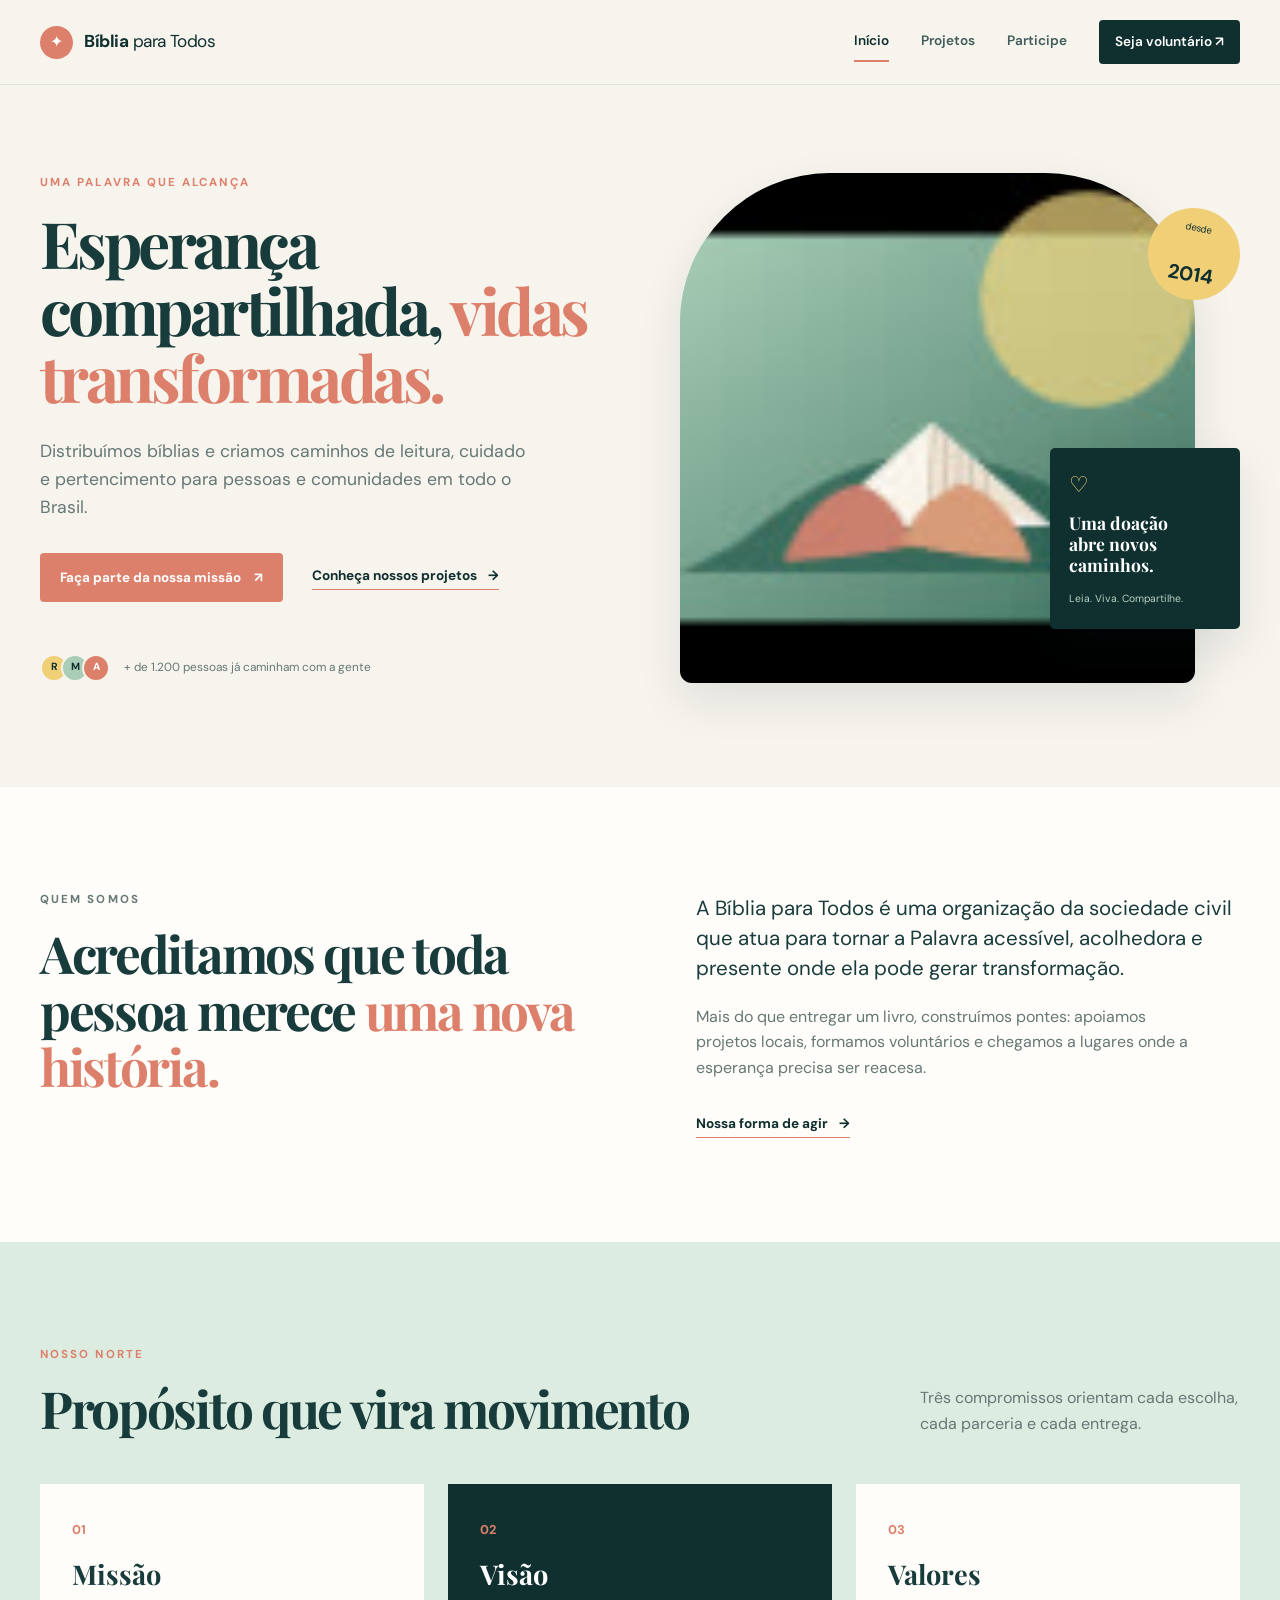
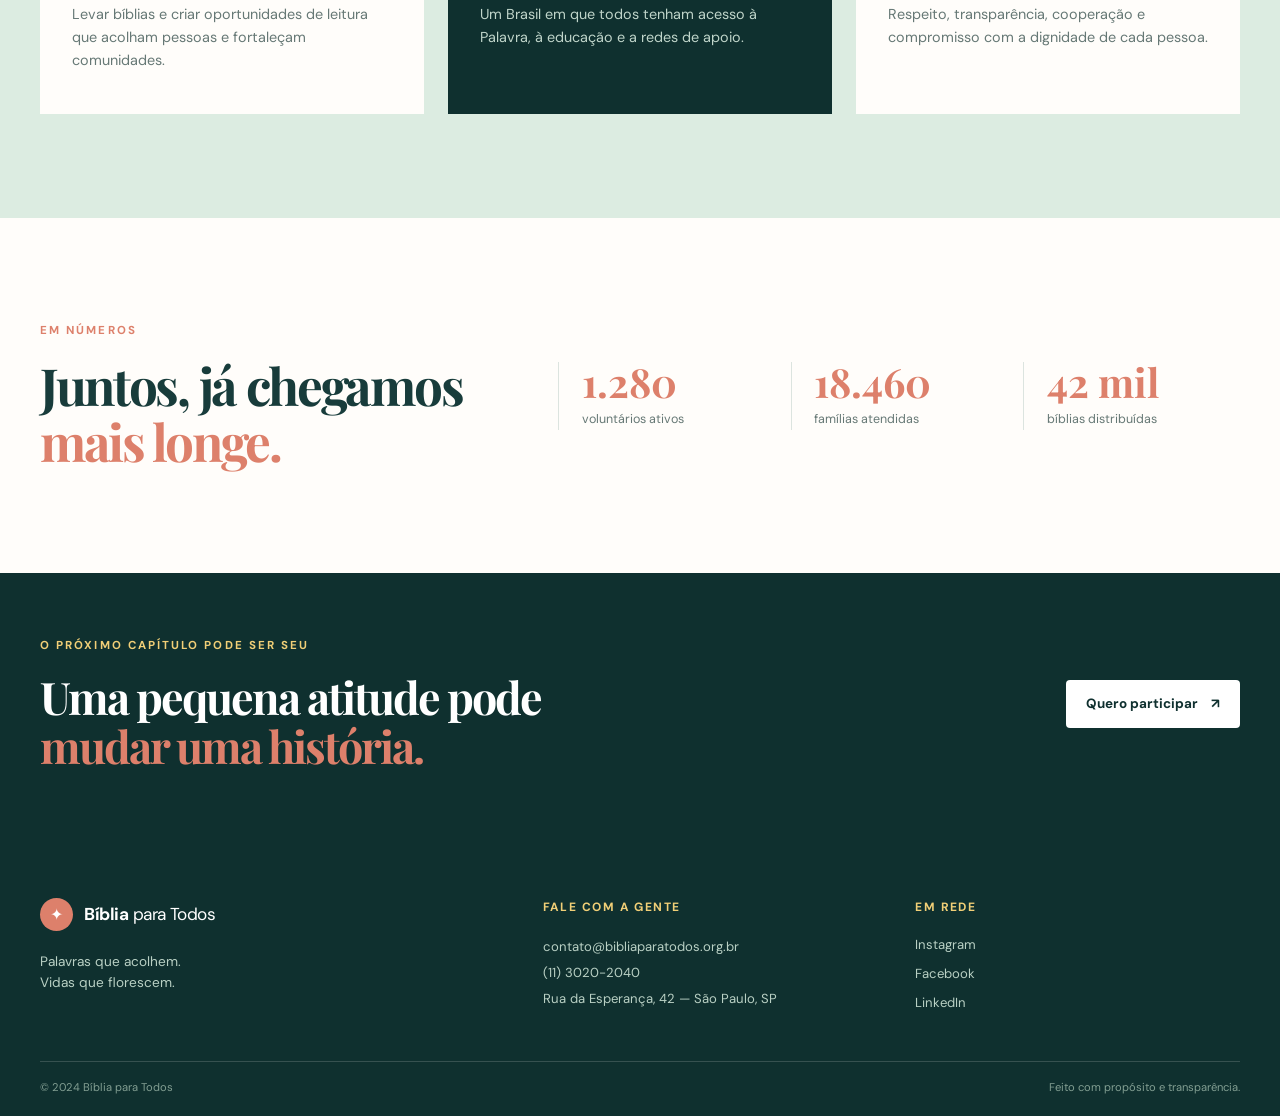
<file: index.html>
<!doctype html>
<html lang="pt-BR">
<head>
  <meta charset="utf-8">
  <meta name="viewport" content="width=device-width, initial-scale=1">
  <meta name="description" content="Bíblia para Todos: uma ONG que leva esperança, leitura e transformação social a comunidades brasileiras.">
  <title>Bíblia para Todos | Fé que transforma</title>
  <link rel="preconnect" href="https://fonts.googleapis.com">
  <link rel="preconnect" href="https://fonts.gstatic.com" crossorigin>
  <link href="https://fonts.googleapis.com/css2?family=DM+Sans:wght@400;500;600;700&family=Playfair+Display:wght@600;700&display=swap" rel="stylesheet">
  <link rel="stylesheet" href="css/style.css">
  <script src="js/script.js" defer></script>
</head>
<body>
  <a class="skip-link" href="#conteudo">Pular para o conteúdo</a>
  <header class="site-header">
    <div class="container header-inner">
      <a class="brand" href="index.html" aria-label="Bíblia para Todos, página inicial">
        <span class="brand-mark" aria-hidden="true">✦</span>
        <span><strong>Bíblia</strong> para Todos</span>
      </a>
      <button class="menu-toggle" type="button" aria-expanded="false" aria-controls="menu-principal">Menu</button>
      <nav id="menu-principal" class="main-nav" aria-label="Navegação principal">
        <a class="active" aria-current="page" href="index.html">Início</a>
        <a href="projetos.html">Projetos</a>
        <a href="cadastro.html">Participe</a>
        <a class="nav-cta" href="cadastro.html">Seja voluntário <span aria-hidden="true">↗</span></a>
      </nav>
    </div>
  </header>

  <main id="conteudo">
    <section class="hero" aria-labelledby="hero-titulo">
      <div class="container hero-grid">
        <div class="hero-copy">
          <p class="eyebrow">Uma palavra que alcança</p>
          <h1 id="hero-titulo">Esperança compartilhada, <em>vidas transformadas.</em></h1>
          <p class="hero-lead">Distribuímos bíblias e criamos caminhos de leitura, cuidado e pertencimento para pessoas e comunidades em todo o Brasil.</p>
          <div class="button-row">
            <a class="button button-primary" href="cadastro.html">Faça parte da nossa missão <span aria-hidden="true">↗</span></a>
            <a class="text-link" href="projetos.html">Conheça nossos projetos <span aria-hidden="true">→</span></a>
          </div>
          <div class="hero-note"><span class="avatar-stack" aria-hidden="true"><i>R</i><i>M</i><i>A</i></span><span>+ de 1.200 pessoas já caminham com a gente</span></div>
        </div>
        <div class="hero-visual">
          <div class="image-frame"><img src="img/banner.jpg" alt="Mãos segurando uma Bíblia aberta à luz do sol"></div>
          <aside class="floating-card"><span class="card-icon" aria-hidden="true">♡</span><strong>Uma doação<br>abre novos caminhos.</strong><span class="small-label">Leia. Viva. Compartilhe.</span></aside>
          <span class="sun-stamp" aria-hidden="true">desde<br><strong>2014</strong></span>
        </div>
      </div>
    </section>

    <section class="section intro-section" aria-labelledby="quem-somos">
      <div class="container two-column">
        <div><p class="eyebrow">Quem somos</p><h2 id="quem-somos">Acreditamos que toda pessoa merece <em>uma nova história.</em></h2></div>
        <div><p class="large-copy">A Bíblia para Todos é uma organização da sociedade civil que atua para tornar a Palavra acessível, acolhedora e presente onde ela pode gerar transformação.</p><p>Mais do que entregar um livro, construímos pontes: apoiamos projetos locais, formamos voluntários e chegamos a lugares onde a esperança precisa ser reacesa.</p><a class="text-link" href="projetos.html">Nossa forma de agir <span aria-hidden="true">→</span></a></div>
      </div>
    </section>

    <section class="section values-section" aria-labelledby="valores">
      <div class="container"><div class="section-heading"><div><p class="eyebrow">Nosso norte</p><h2 id="valores">Propósito que vira movimento</h2></div><p>Três compromissos orientam cada escolha, cada parceria e cada entrega.</p></div>
        <div class="values-grid"><article class="value-card"><span class="number">01</span><h3>Missão</h3><p>Levar bíblias e criar oportunidades de leitura que acolham pessoas e fortaleçam comunidades.</p></article><article class="value-card highlighted"><span class="number">02</span><h3>Visão</h3><p>Um Brasil em que todos tenham acesso à Palavra, à educação e a redes de apoio.</p></article><article class="value-card"><span class="number">03</span><h3>Valores</h3><p>Respeito, transparência, cooperação e compromisso com a dignidade de cada pessoa.</p></article></div>
      </div>
    </section>

    <section class="section stats-section" aria-labelledby="impacto"><div class="container stats-wrap"><div><p class="eyebrow">Em números</p><h2 id="impacto">Juntos, já chegamos<br><em>mais longe.</em></h2></div><div class="stats-grid"><div class="stat"><strong>1.280</strong><span>voluntários ativos</span></div><div class="stat"><strong>18.460</strong><span>famílias atendidas</span></div><div class="stat"><strong>42 mil</strong><span>bíblias distribuídas</span></div></div></div></section>

    <section class="cta-band" aria-labelledby="cta-titulo"><div class="container cta-inner"><div><p class="eyebrow">O próximo capítulo pode ser seu</p><h2 id="cta-titulo">Uma pequena atitude pode <em>mudar uma história.</em></h2></div><a class="button button-light" href="cadastro.html">Quero participar <span aria-hidden="true">↗</span></a></div></section>
  </main>

  <footer class="site-footer"><div class="container footer-grid"><div><a class="brand footer-brand" href="index.html"><span class="brand-mark" aria-hidden="true">✦</span><span><strong>Bíblia</strong> para Todos</span></a><p>Palavras que acolhem.<br>Vidas que florescem.</p></div><div><h2>Fale com a gente</h2><address>contato@bibliaparatodos.org.br<br>(11) 3020-2040<br>Rua da Esperança, 42 — São Paulo, SP</address></div><div><h2>Em rede</h2><div class="social-links"><a href="#instagram" aria-label="Instagram">Instagram</a><a href="#facebook" aria-label="Facebook">Facebook</a><a href="#linkedin" aria-label="LinkedIn">LinkedIn</a></div></div></div><div class="container footer-bottom"><span>© 2024 Bíblia para Todos</span><span>Feito com propósito e transparência.</span></div></footer>
</body>
</html>
</file>
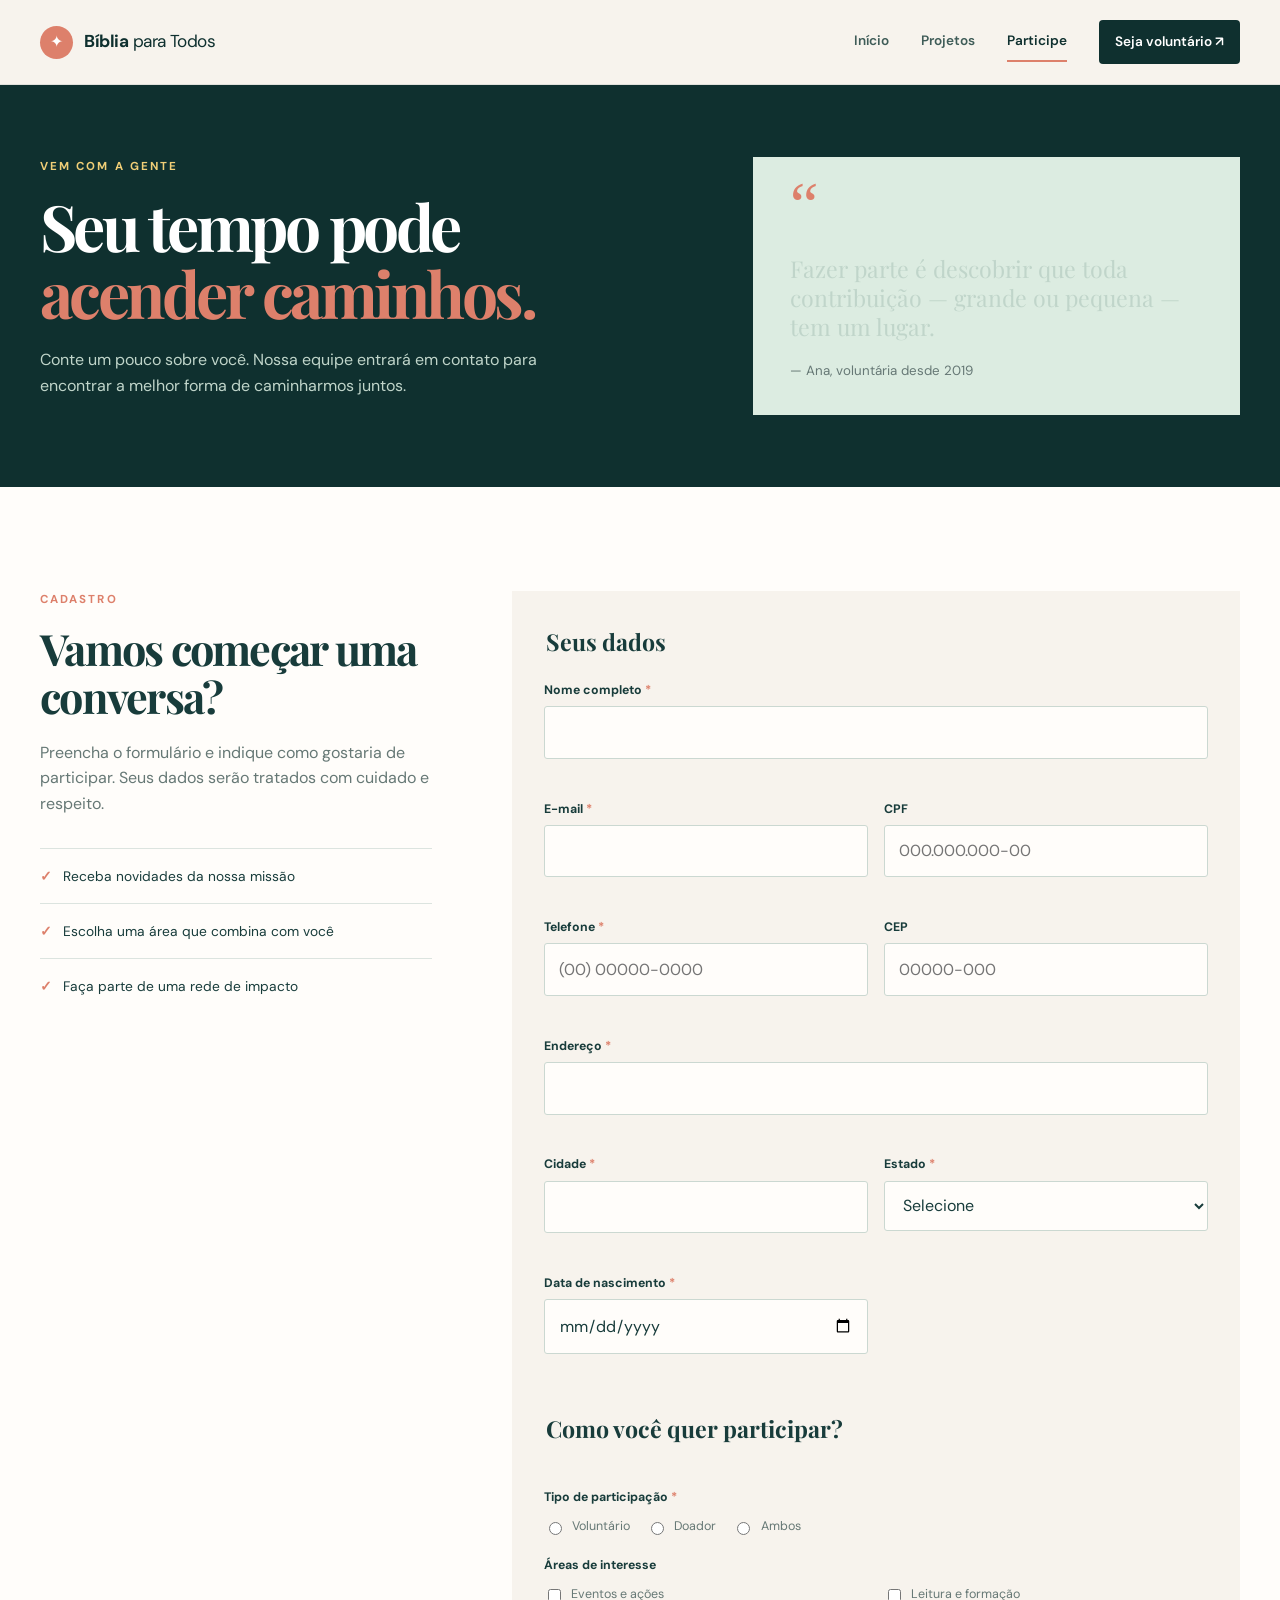
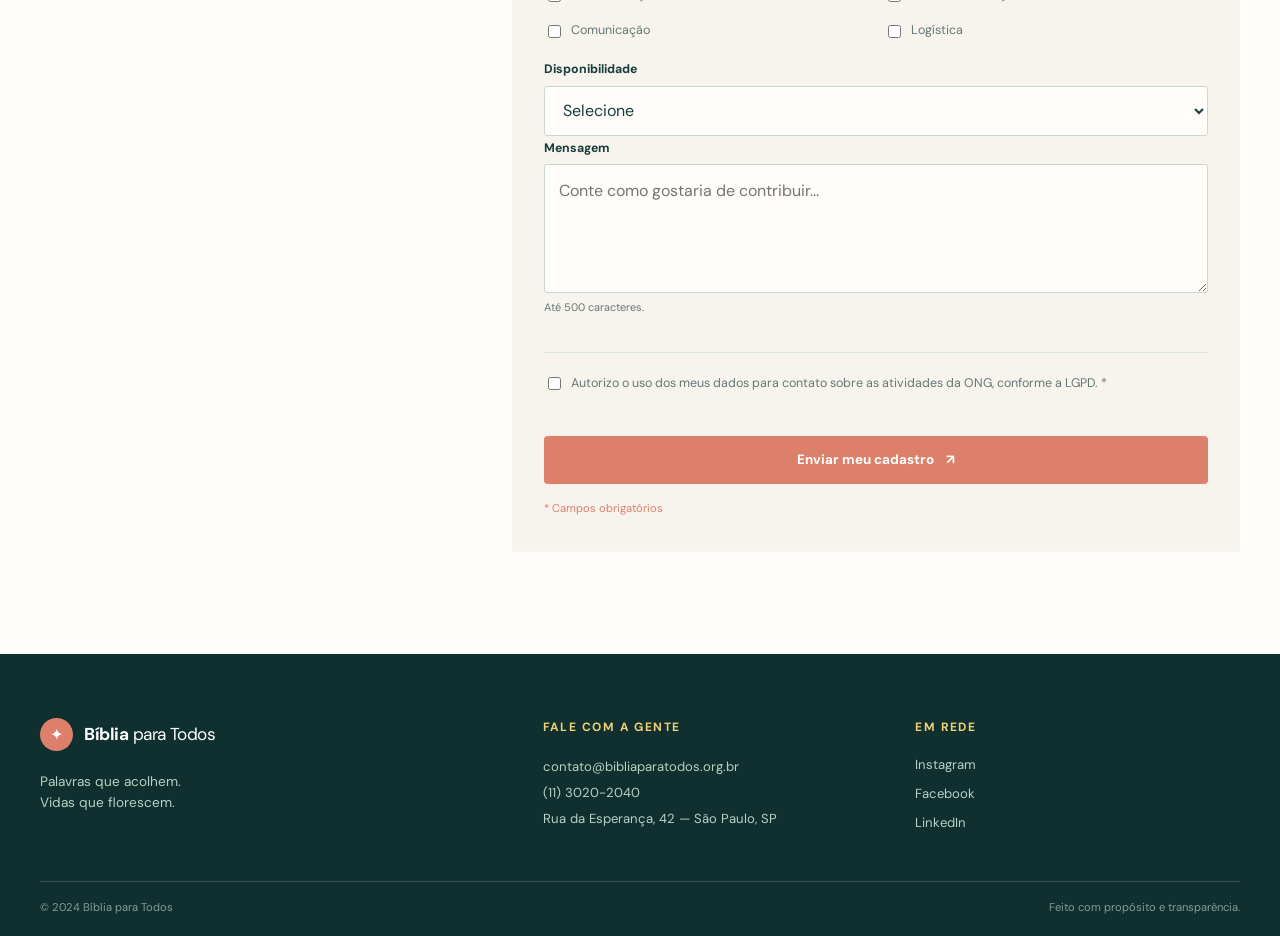
<file: cadastro.html>
<!doctype html>
<html lang="pt-BR">
<head>
  <meta charset="utf-8"><meta name="viewport" content="width=device-width, initial-scale=1">
  <meta name="description" content="Cadastre-se para ser voluntário ou doador da Bíblia para Todos.">
  <title>Participe | Bíblia para Todos</title>
  <link rel="preconnect" href="https://fonts.googleapis.com"><link rel="preconnect" href="https://fonts.gstatic.com" crossorigin>
  <link href="https://fonts.googleapis.com/css2?family=DM+Sans:wght@400;500;600;700&family=Playfair+Display:wght@600;700&display=swap" rel="stylesheet">
  <link rel="stylesheet" href="css/style.css"><script src="js/script.js" defer></script>
</head>
<body><a class="skip-link" href="#conteudo">Pular para o conteúdo</a>
<header class="site-header"><div class="container header-inner"><a class="brand" href="index.html" aria-label="Bíblia para Todos, página inicial"><span class="brand-mark" aria-hidden="true">✦</span><span><strong>Bíblia</strong> para Todos</span></a><button class="menu-toggle" type="button" aria-expanded="false" aria-controls="menu-principal">Menu</button><nav id="menu-principal" class="main-nav" aria-label="Navegação principal"><a href="index.html">Início</a><a href="projetos.html">Projetos</a><a class="active" aria-current="page" href="cadastro.html">Participe</a><a class="nav-cta" href="cadastro.html">Seja voluntário <span aria-hidden="true">↗</span></a></nav></div></header>
<main id="conteudo"><section class="page-hero form-hero"><div class="container page-hero-inner"><div><p class="eyebrow">Vem com a gente</p><h1>Seu tempo pode <em>acender caminhos.</em></h1><p>Conte um pouco sobre você. Nossa equipe entrará em contato para encontrar a melhor forma de caminharmos juntos.</p></div><div class="quote-card"><span aria-hidden="true">“</span><p>Fazer parte é descobrir que toda contribuição — grande ou pequena — tem um lugar.</p><small>— Ana, voluntária desde 2019</small></div></div></section>
<section class="section form-section" aria-labelledby="form-title"><div class="container form-layout"><aside class="form-aside"><p class="eyebrow">Cadastro</p><h2 id="form-title">Vamos começar uma conversa?</h2><p>Preencha o formulário e indique como gostaria de participar. Seus dados serão tratados com cuidado e respeito.</p><ul class="check-list"><li>Receba novidades da nossa missão</li><li>Escolha uma área que combina com você</li><li>Faça parte de uma rede de impacto</li></ul></aside>
<form id="cadastro-form" class="signup-form" novalidate><div class="form-status" id="form-status" role="status" aria-live="polite"></div><fieldset><legend>Seus dados</legend><div class="form-grid"><div class="field full"><label for="nome">Nome completo <span aria-hidden="true">*</span></label><input id="nome" name="nome" type="text" required minlength="3" maxlength="100" autocomplete="name"><small class="field-error" id="nome-error"></small></div><div class="field"><label for="email">E-mail <span aria-hidden="true">*</span></label><input id="email" name="email" type="email" required maxlength="120" autocomplete="email"><small class="field-error" id="email-error"></small></div><div class="field"><label for="cpf">CPF</label><input id="cpf" name="cpf" type="text" inputmode="numeric" maxlength="14" pattern="[0-9]{3}\.[0-9]{3}\.[0-9]{3}-[0-9]{2}" placeholder="000.000.000-00" autocomplete="off"><small class="field-error" id="cpf-error"></small></div><div class="field"><label for="telefone">Telefone <span aria-hidden="true">*</span></label><input id="telefone" name="telefone" type="tel" required inputmode="tel" maxlength="15" pattern="\([0-9]{2}\) [0-9]{5}-[0-9]{4}" placeholder="(00) 00000-0000" autocomplete="tel"><small class="field-error" id="telefone-error"></small></div><div class="field"><label for="cep">CEP</label><input id="cep" name="cep" type="text" inputmode="numeric" maxlength="9" pattern="[0-9]{5}-[0-9]{3}" placeholder="00000-000" autocomplete="postal-code"><small class="field-error" id="cep-error"></small></div><div class="field full"><label for="endereco">Endereço <span aria-hidden="true">*</span></label><input id="endereco" name="endereco" type="text" required minlength="5" maxlength="150" autocomplete="street-address"><small class="field-error" id="endereco-error"></small></div><div class="field"><label for="cidade">Cidade <span aria-hidden="true">*</span></label><input id="cidade" name="cidade" type="text" required minlength="2" maxlength="80" autocomplete="address-level2"><small class="field-error" id="cidade-error"></small></div><div class="field"><label for="estado">Estado <span aria-hidden="true">*</span></label><select id="estado" name="estado" required autocomplete="address-level1"><option value="">Selecione</option><option>AC</option><option>AL</option><option>AP</option><option>AM</option><option>BA</option><option>CE</option><option>DF</option><option>ES</option><option>GO</option><option>MA</option><option>MT</option><option>MS</option><option>MG</option><option>PA</option><option>PB</option><option>PR</option><option>PE</option><option>PI</option><option>RJ</option><option>RN</option><option>RS</option><option>RO</option><option>RR</option><option>SC</option><option>SP</option><option>SE</option><option>TO</option></select><small class="field-error" id="estado-error"></small></div><div class="field"><label for="nascimento">Data de nascimento <span aria-hidden="true">*</span></label><input id="nascimento" name="nascimento" type="date" required autocomplete="bday"><small class="field-error" id="nascimento-error"></small></div></div></fieldset>
<fieldset><legend>Como você quer participar?</legend><div class="choice-group"><p class="group-label">Tipo de participação <span aria-hidden="true">*</span></p><div class="radio-row"><label class="choice"><input type="radio" name="participacao" value="voluntario" required> <span>Voluntário</span></label><label class="choice"><input type="radio" name="participacao" value="doador"> <span>Doador</span></label><label class="choice"><input type="radio" name="participacao" value="ambos"> <span>Ambos</span></label></div></div><div class="choice-group"><p class="group-label">Áreas de interesse</p><div class="checkbox-grid"><label class="choice"><input type="checkbox" name="interesses" value="eventos"> <span>Eventos e ações</span></label><label class="choice"><input type="checkbox" name="interesses" value="leitura"> <span>Leitura e formação</span></label><label class="choice"><input type="checkbox" name="interesses" value="comunicacao"> <span>Comunicação</span></label><label class="choice"><input type="checkbox" name="interesses" value="logistica"> <span>Logística</span></label></div></div><div class="field"><label for="disponibilidade">Disponibilidade</label><select id="disponibilidade" name="disponibilidade"><option value="">Selecione</option><option>Durante a semana</option><option>Fins de semana</option><option>Algumas horas por mês</option><option>Tenho flexibilidade</option></select></div><div class="field"><label for="mensagem">Mensagem</label><textarea id="mensagem" name="mensagem" rows="4" minlength="10" maxlength="500" placeholder="Conte como gostaria de contribuir..."></textarea><small class="field-hint">Até 500 caracteres.</small></div></fieldset>
<div class="privacy-row"><label class="choice"><input id="lgpd" name="lgpd" type="checkbox" required> <span>Autorizo o uso dos meus dados para contato sobre as atividades da ONG, conforme a LGPD. <span aria-hidden="true">*</span></span></label></div><button class="button button-primary submit-button" type="submit">Enviar meu cadastro <span aria-hidden="true">↗</span></button><p class="required-note"><span aria-hidden="true">*</span> Campos obrigatórios</p></form></div></section></main>
<footer class="site-footer"><div class="container footer-grid"><div><a class="brand footer-brand" href="index.html"><span class="brand-mark" aria-hidden="true">✦</span><span><strong>Bíblia</strong> para Todos</span></a><p>Palavras que acolhem.<br>Vidas que florescem.</p></div><div><h2>Fale com a gente</h2><address>contato@bibliaparatodos.org.br<br>(11) 3020-2040<br>Rua da Esperança, 42 — São Paulo, SP</address></div><div><h2>Em rede</h2><div class="social-links"><a href="#instagram">Instagram</a><a href="#facebook">Facebook</a><a href="#linkedin">LinkedIn</a></div></div></div><div class="container footer-bottom"><span>© 2024 Bíblia para Todos</span><span>Feito com propósito e transparência.</span></div></footer></body></html>
</file>
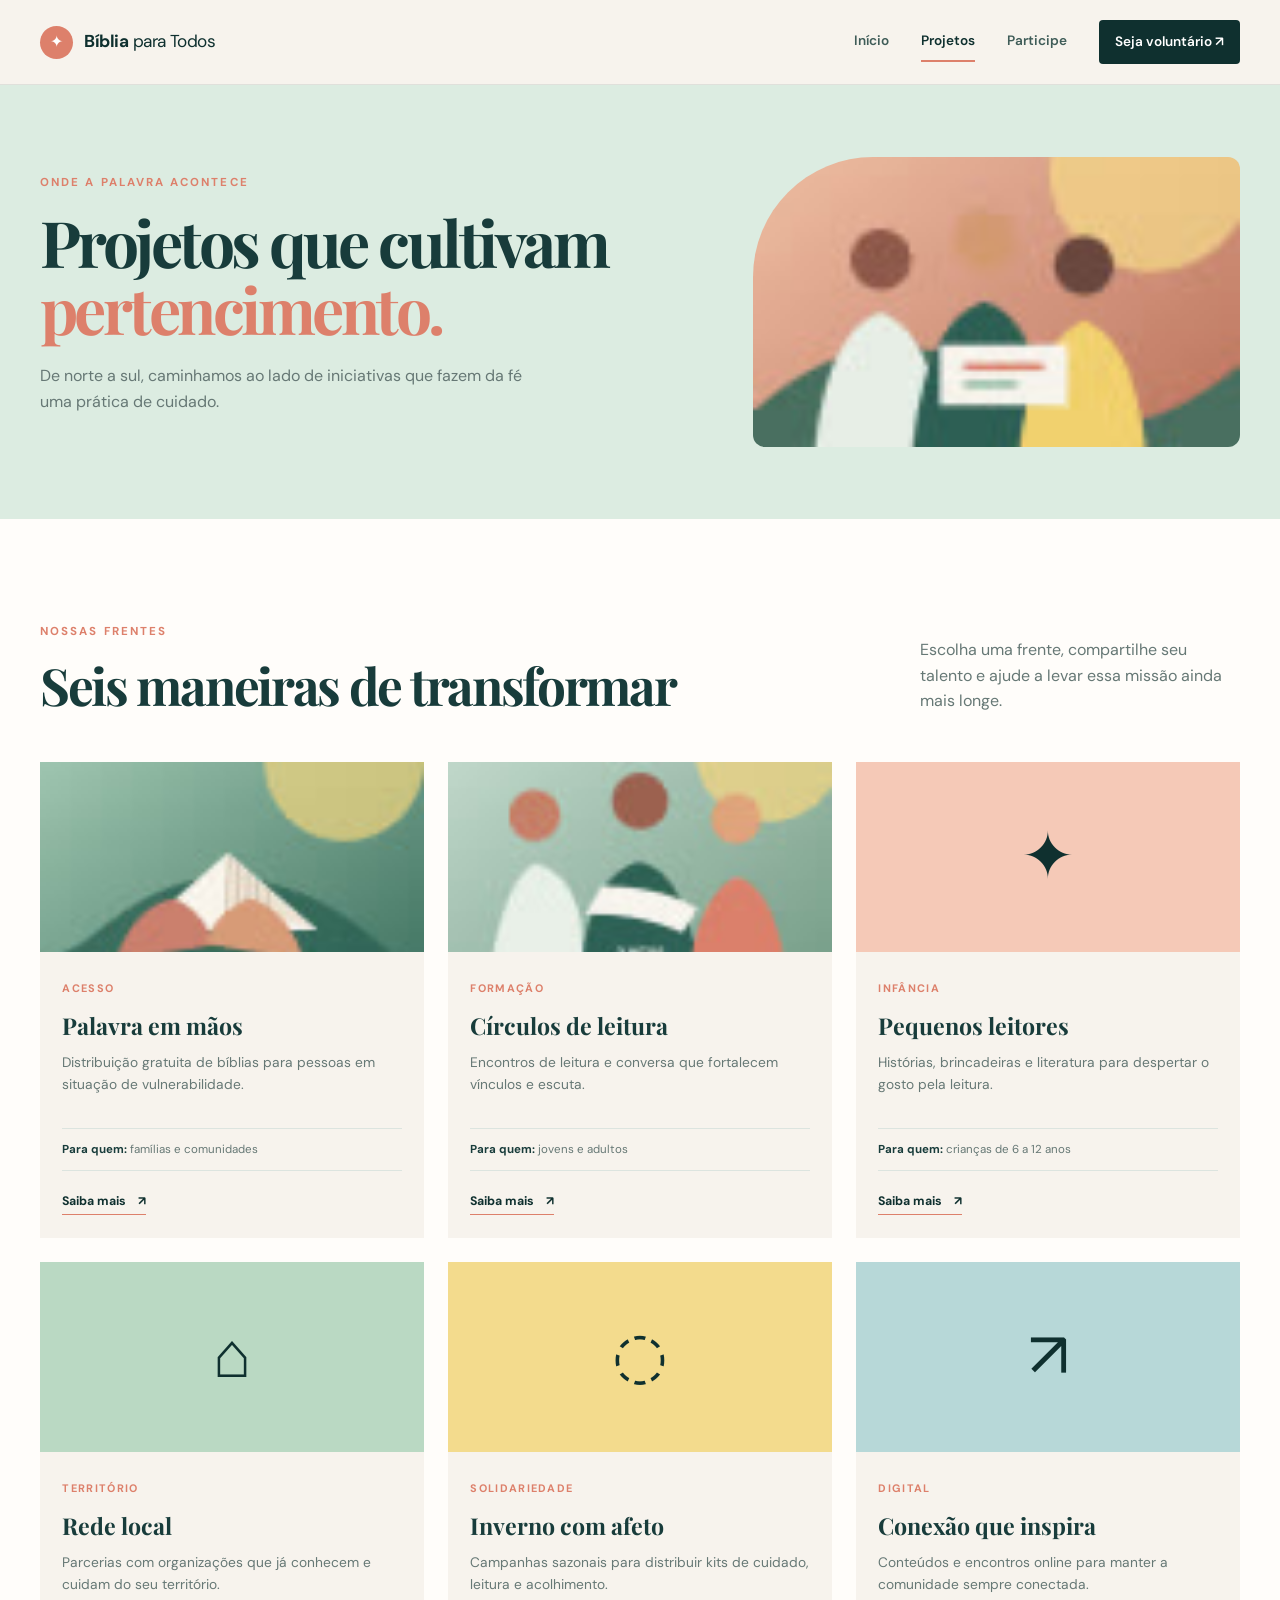
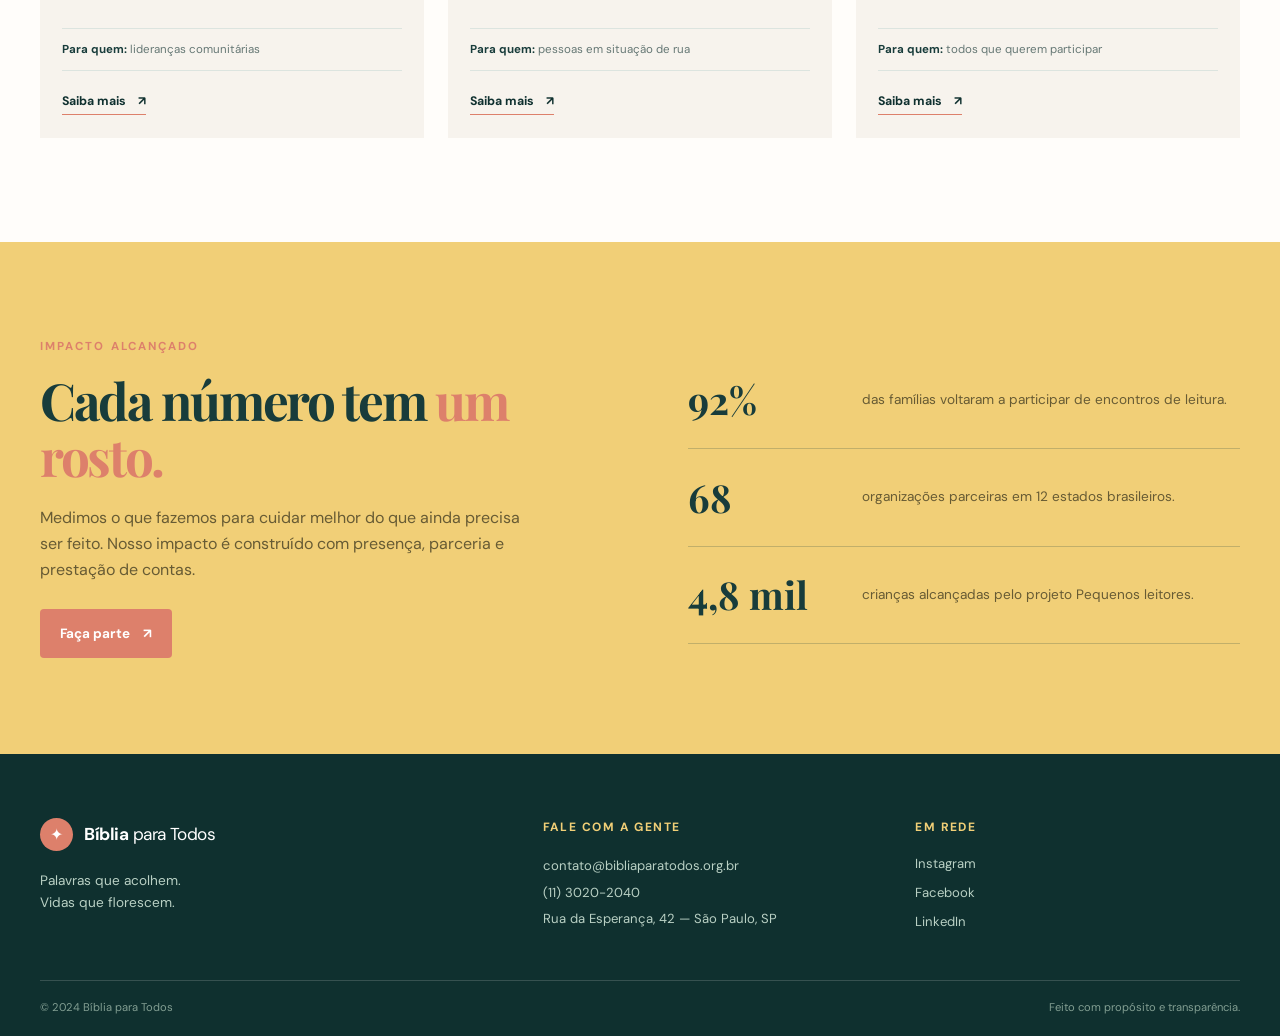
<file: projetos.html>
<!doctype html>
<html lang="pt-BR">
<head>
  <meta charset="utf-8"><meta name="viewport" content="width=device-width, initial-scale=1">
  <meta name="description" content="Conheça os projetos sociais da Bíblia para Todos e os impactos alcançados por nossas iniciativas.">
  <title>Projetos | Bíblia para Todos</title>
  <link rel="preconnect" href="https://fonts.googleapis.com"><link rel="preconnect" href="https://fonts.gstatic.com" crossorigin>
  <link href="https://fonts.googleapis.com/css2?family=DM+Sans:wght@400;500;600;700&family=Playfair+Display:wght@600;700&display=swap" rel="stylesheet">
  <link rel="stylesheet" href="css/style.css"><script src="js/script.js" defer></script>
</head>
<body><a class="skip-link" href="#conteudo">Pular para o conteúdo</a>
<header class="site-header"><div class="container header-inner"><a class="brand" href="index.html" aria-label="Bíblia para Todos, página inicial"><span class="brand-mark" aria-hidden="true">✦</span><span><strong>Bíblia</strong> para Todos</span></a><button class="menu-toggle" type="button" aria-expanded="false" aria-controls="menu-principal">Menu</button><nav id="menu-principal" class="main-nav" aria-label="Navegação principal"><a href="index.html">Início</a><a class="active" aria-current="page" href="projetos.html">Projetos</a><a href="cadastro.html">Participe</a><a class="nav-cta" href="cadastro.html">Seja voluntário <span aria-hidden="true">↗</span></a></nav></div></header>
<main id="conteudo"><section class="page-hero"><div class="container page-hero-inner"><div><p class="eyebrow">Onde a palavra acontece</p><h1>Projetos que cultivam <em>pertencimento.</em></h1><p>De norte a sul, caminhamos ao lado de iniciativas que fazem da fé uma prática de cuidado.</p></div><div class="page-hero-art"><img src="img/projetos.jpg" alt="Voluntários reunidos em uma ação comunitária"></div></div></section>
<section class="section projects-section" aria-labelledby="iniciativas"><div class="container"><div class="section-heading"><div><p class="eyebrow">Nossas frentes</p><h2 id="iniciativas">Seis maneiras de transformar</h2></div><p>Escolha uma frente, compartilhe seu talento e ajude a levar essa missão ainda mais longe.</p></div><div class="project-grid">
<article class="project-card"><img src="img/banner.jpg" alt="Bíblia aberta sobre uma mesa"><div class="project-content"><span class="project-tag">Acesso</span><h3>Palavra em mãos</h3><p>Distribuição gratuita de bíblias para pessoas em situação de vulnerabilidade.</p><div class="beneficiary"><span>Para quem:</span> famílias e comunidades</div><a class="text-link" href="cadastro.html">Saiba mais <span aria-hidden="true">↗</span></a></div></article>
<article class="project-card"><img src="img/voluntarios.jpg" alt="Grupo de voluntários sorrindo"><div class="project-content"><span class="project-tag">Formação</span><h3>Círculos de leitura</h3><p>Encontros de leitura e conversa que fortalecem vínculos e escuta.</p><div class="beneficiary"><span>Para quem:</span> jovens e adultos</div><a class="text-link" href="cadastro.html">Saiba mais <span aria-hidden="true">↗</span></a></div></article>
<article class="project-card"><div class="project-icon peach" aria-hidden="true">✦</div><div class="project-content"><span class="project-tag">Infância</span><h3>Pequenos leitores</h3><p>Histórias, brincadeiras e literatura para despertar o gosto pela leitura.</p><div class="beneficiary"><span>Para quem:</span> crianças de 6 a 12 anos</div><a class="text-link" href="cadastro.html">Saiba mais <span aria-hidden="true">↗</span></a></div></article>
<article class="project-card"><div class="project-icon green" aria-hidden="true">⌂</div><div class="project-content"><span class="project-tag">Território</span><h3>Rede local</h3><p>Parcerias com organizações que já conhecem e cuidam do seu território.</p><div class="beneficiary"><span>Para quem:</span> lideranças comunitárias</div><a class="text-link" href="cadastro.html">Saiba mais <span aria-hidden="true">↗</span></a></div></article>
<article class="project-card"><div class="project-icon yellow" aria-hidden="true">◌</div><div class="project-content"><span class="project-tag">Solidariedade</span><h3>Inverno com afeto</h3><p>Campanhas sazonais para distribuir kits de cuidado, leitura e acolhimento.</p><div class="beneficiary"><span>Para quem:</span> pessoas em situação de rua</div><a class="text-link" href="cadastro.html">Saiba mais <span aria-hidden="true">↗</span></a></div></article>
<article class="project-card"><div class="project-icon blue" aria-hidden="true">↗</div><div class="project-content"><span class="project-tag">Digital</span><h3>Conexão que inspira</h3><p>Conteúdos e encontros online para manter a comunidade sempre conectada.</p><div class="beneficiary"><span>Para quem:</span> todos que querem participar</div><a class="text-link" href="cadastro.html">Saiba mais <span aria-hidden="true">↗</span></a></div></article>
</div></div></section>
<section class="impact-section" aria-labelledby="impacto"><div class="container impact-grid"><div><p class="eyebrow">Impacto alcançado</p><h2 id="impacto">Cada número tem <em>um rosto.</em></h2><p>Medimos o que fazemos para cuidar melhor do que ainda precisa ser feito. Nosso impacto é construído com presença, parceria e prestação de contas.</p><a class="button button-primary" href="cadastro.html">Faça parte <span aria-hidden="true">↗</span></a></div><div class="impact-numbers"><div><strong>92%</strong><span>das famílias voltaram a participar de encontros de leitura.</span></div><div><strong>68</strong><span>organizações parceiras em 12 estados brasileiros.</span></div><div><strong>4,8 mil</strong><span>crianças alcançadas pelo projeto Pequenos leitores.</span></div></div></div></section></main>
<footer class="site-footer"><div class="container footer-grid"><div><a class="brand footer-brand" href="index.html"><span class="brand-mark" aria-hidden="true">✦</span><span><strong>Bíblia</strong> para Todos</span></a><p>Palavras que acolhem.<br>Vidas que florescem.</p></div><div><h2>Fale com a gente</h2><address>contato@bibliaparatodos.org.br<br>(11) 3020-2040<br>Rua da Esperança, 42 — São Paulo, SP</address></div><div><h2>Em rede</h2><div class="social-links"><a href="#instagram">Instagram</a><a href="#facebook">Facebook</a><a href="#linkedin">LinkedIn</a></div></div></div><div class="container footer-bottom"><span>© 2024 Bíblia para Todos</span><span>Feito com propósito e transparência.</span></div></footer></body></html>
</file>
<file: css/style.css>
:root{--ink:#183c3b;--deep:#0f302f;--cream:#f7f3ed;--paper:#fffdfa;--muted:#667875;--line:#dce4df;--mint:#dcece1;--sage:#a9cdb7;--coral:#dd806b;--yellow:#f1cf77;--shadow:0 18px 45px rgba(24,60,59,.1);--ease:cubic-bezier(.23,1,.32,1)}*{box-sizing:border-box}html{scroll-behavior:smooth}body{margin:0;background:var(--cream);color:var(--ink);font-family:"DM Sans",Arial,sans-serif;line-height:1.6}img{display:block;max-width:100%;height:auto}a{color:inherit;text-decoration:none}button,input,select,textarea{font:inherit}button{cursor:pointer}.container{width:min(1200px,calc(100% - 64px));margin-inline:auto}.skip-link{position:absolute;left:1rem;top:-4rem;background:var(--deep);color:white;padding:.7rem 1rem;z-index:20}.skip-link:focus{top:1rem}.site-header{background:var(--cream);border-bottom:1px solid rgba(24,60,59,.1);position:relative;z-index:5}.header-inner{min-height:84px;display:flex;align-items:center;justify-content:space-between;gap:2rem}.brand{display:inline-flex;align-items:center;gap:.7rem;color:var(--deep);font-size:1.08rem;letter-spacing:-.03em}.brand strong{font-weight:700}.brand-mark{display:grid;place-items:center;width:33px;height:33px;border-radius:50%;background:var(--coral);color:#fff;font-size:1rem}.main-nav{display:flex;align-items:center;gap:2rem;font-size:.85rem;font-weight:600}.main-nav a{padding:.5rem 0;color:#3f5c58;border-bottom:2px solid transparent}.main-nav a:hover,.main-nav a:focus,.main-nav .active{color:var(--deep);border-bottom-color:var(--coral)}.main-nav .nav-cta{background:var(--deep);color:white;padding:.72rem 1rem;border-radius:4px;border:0}.main-nav .nav-cta:hover,.main-nav .nav-cta:focus{background:var(--coral);color:#fff}.menu-toggle{display:none;background:none;border:1px solid var(--ink);color:var(--ink);padding:.55rem .8rem;border-radius:4px}.hero{padding:5.5rem 0 6.5rem;overflow:hidden}.hero-grid{display:grid;grid-template-columns:1fr 1fr;gap:5rem;align-items:center}.eyebrow{margin:0 0 1rem;color:var(--coral);font-size:.72rem;font-weight:700;letter-spacing:.18em;text-transform:uppercase}.hero h1,.page-hero h1{max-width:620px;font-family:"Playfair Display",Georgia,serif;font-size:clamp(3rem,5vw,5.1rem);line-height:1.05;letter-spacing:-.055em;margin:0}.hero h1 em,.page-hero h1 em,h2 em{font-style:normal;color:var(--coral)}.hero-lead{max-width:495px;margin:1.65rem 0 2rem;font-size:1.1rem;color:var(--muted)}.button{display:inline-flex;align-items:center;gap:.8rem;border:0;border-radius:4px;padding:.85rem 1.25rem;font-weight:700;font-size:.84rem;transition:transform .16s var(--ease),background .18s var(--ease),box-shadow .18s var(--ease)}.button:hover,.button:focus{transform:translateY(-2px);box-shadow:0 8px 20px rgba(15,48,47,.18)}.button:active{transform:scale(.97)}.button-primary{background:var(--coral);color:#fff}.button-primary:hover,.button-primary:focus{background:#c96856}.button-light{background:#fff;color:var(--deep)}.button-light:hover,.button-light:focus{background:var(--yellow)}.button-row{display:flex;align-items:center;gap:1.8rem;flex-wrap:wrap}.text-link{display:inline-flex;align-items:center;gap:.7rem;color:var(--deep);font-size:.85rem;font-weight:700;border-bottom:1px solid var(--coral);padding-bottom:.15rem}.text-link:hover{color:var(--coral)}.hero-note{display:flex;align-items:center;gap:.85rem;color:var(--muted);font-size:.74rem;margin-top:3.25rem}.avatar-stack{display:flex}.avatar-stack i{display:grid;place-items:center;width:28px;height:28px;border:2px solid var(--cream);border-radius:50%;margin-left:-7px;background:var(--sage);color:var(--deep);font-size:.65rem;font-style:normal;font-weight:700}.avatar-stack i:first-child{margin-left:0;background:var(--yellow)}.avatar-stack i:last-child{background:var(--coral);color:white}.hero-visual{position:relative;min-height:510px}.image-frame{position:absolute;inset:0 8% 0 0;overflow:hidden;border-radius:150px 150px 12px 12px;background:var(--sage);box-shadow:var(--shadow)}.image-frame img{width:100%;height:100%;object-fit:cover}.floating-card{position:absolute;right:0;bottom:3.4rem;width:190px;background:var(--deep);color:#fff;padding:1.2rem;border-radius:5px;box-shadow:var(--shadow)}.floating-card strong{display:block;font-family:"Playfair Display",serif;font-size:1.1rem;line-height:1.2;margin:.55rem 0}.card-icon{color:var(--yellow);font-size:1.4rem}.small-label{font-size:.65rem;color:#b9d0c4}.sun-stamp{position:absolute;top:2.2rem;right:0;display:grid;place-items:center;width:92px;height:92px;border-radius:50%;background:var(--yellow);color:var(--deep);font-size:.6rem;text-align:center;line-height:1.1;transform:rotate(10deg)}.sun-stamp strong{font-size:1.25rem}.section{padding:6.5rem 0}.intro-section{background:var(--paper)}.two-column{display:grid;grid-template-columns:1fr 1fr;gap:7rem}.two-column h2,.section h2,.impact-section h2,.cta-band h2{font-family:"Playfair Display",Georgia,serif;font-size:clamp(2.25rem,4vw,3.65rem);line-height:1.1;letter-spacing:-.045em;margin:0}.large-copy{font-size:1.28rem;line-height:1.45;margin-top:.2rem}.two-column p:not(.large-copy){color:var(--muted);max-width:500px}.two-column .text-link{margin-top:1rem}.values-section{background:var(--mint)}.section-heading{display:flex;justify-content:space-between;align-items:end;gap:2rem;margin-bottom:3rem}.section-heading>p{color:var(--muted);max-width:320px;margin:0}.values-grid{display:grid;grid-template-columns:repeat(3,1fr);gap:1.5rem}.value-card{background:var(--paper);padding:2rem;min-height:230px;transition:transform .2s var(--ease),box-shadow .2s}.value-card:hover{transform:translateY(-5px);box-shadow:var(--shadow)}.value-card.highlighted{background:var(--deep);color:#fff}.value-card.highlighted p{color:#c0d5ca}.number{color:var(--coral);font-size:.8rem;font-weight:700}.value-card h3{font-family:"Playfair Display",serif;font-size:1.7rem;margin:.7rem 0 .4rem}.value-card p{color:var(--muted);margin:0;font-size:.9rem}.stats-section{background:var(--paper)}.stats-wrap{display:grid;grid-template-columns:.8fr 1.2fr;gap:4rem;align-items:center}.stats-grid{display:grid;grid-template-columns:repeat(3,1fr);gap:1rem}.stat{border-left:1px solid var(--line);padding-left:1.4rem}.stat strong{display:block;font-family:"Playfair Display",serif;color:var(--coral);font-size:2.5rem;line-height:1}.stat span{display:block;color:var(--muted);font-size:.78rem;margin-top:.55rem}.cta-band{background:var(--deep);color:#fff;padding:4rem 0}.cta-inner{display:flex;justify-content:space-between;align-items:center;gap:2rem}.cta-band .eyebrow{color:var(--yellow)}.cta-band h2{font-size:clamp(2rem,3.5vw,3.2rem);max-width:620px}.page-hero{padding:4.5rem 0;background:var(--mint)}.page-hero-inner{display:grid;grid-template-columns:1fr .75fr;gap:4rem;align-items:center}.page-hero h1{font-size:clamp(2.7rem,5vw,4.7rem)}.page-hero p:not(.eyebrow){color:var(--muted);max-width:500px;margin-top:1.3rem}.page-hero-art{height:290px;border-radius:120px 12px 12px 12px;overflow:hidden}.page-hero-art img{width:100%;height:100%;object-fit:cover}.projects-section{background:var(--paper)}.project-grid{display:grid;grid-template-columns:repeat(3,1fr);gap:1.5rem}.project-card{background:var(--cream);overflow:hidden;transition:transform .2s var(--ease),box-shadow .2s}.project-card:hover{transform:translateY(-5px);box-shadow:var(--shadow)}.project-card>img{width:100%;height:190px;object-fit:cover}.project-icon{height:190px;display:grid;place-items:center;font-size:4rem;color:var(--deep)}.project-icon.peach{background:#f5c9b7}.project-icon.green{background:#bad9c3}.project-icon.yellow{background:#f3db8d}.project-icon.blue{background:#b7d8d8}.project-content{padding:1.4rem}.project-tag{color:var(--coral);font-size:.68rem;font-weight:700;text-transform:uppercase;letter-spacing:.12em}.project-content h3{font-family:"Playfair Display",serif;font-size:1.45rem;margin:.45rem 0}.project-content p{color:var(--muted);font-size:.86rem;min-height:58px;margin:0 0 1.2rem}.beneficiary{padding:.7rem 0;border-top:1px solid var(--line);border-bottom:1px solid var(--line);font-size:.72rem;color:var(--muted);margin-bottom:1rem}.beneficiary span{color:var(--ink);font-weight:700}.project-content .text-link{font-size:.77rem}.impact-section{background:var(--yellow);padding:6rem 0}.impact-grid{display:grid;grid-template-columns:1fr 1fr;gap:6rem;align-items:center}.impact-grid>div:first-child>p:not(.eyebrow){max-width:500px;color:#675b34;margin:1.3rem 0 1.7rem}.impact-numbers>div{display:grid;grid-template-columns:150px 1fr;gap:1.5rem;padding:1.1rem 0;border-bottom:1px solid rgba(24,60,59,.22);align-items:center}.impact-numbers strong{font-family:"Playfair Display",serif;font-size:2.4rem}.impact-numbers span{font-size:.85rem;color:#675b34}.form-hero{background:var(--deep);color:#fff}.form-hero .eyebrow{color:var(--yellow)}.form-hero p:not(.eyebrow){color:#c0d5ca}.quote-card{background:var(--mint);color:var(--deep);padding:2rem 2.3rem;position:relative}.quote-card>span{font-family:Georgia,serif;font-size:4rem;color:var(--coral);line-height:.5}.quote-card p{font-family:"Playfair Display",serif;font-size:1.45rem;line-height:1.25;margin:.7rem 0 1rem}.quote-card small{color:var(--muted)}.form-section{background:var(--paper)}.form-layout{display:grid;grid-template-columns:.7fr 1.3fr;gap:5rem;align-items:start}.form-aside h2{font-family:"Playfair Display",serif;font-size:2.7rem;line-height:1.1;letter-spacing:-.04em;margin:0}.form-aside>p:not(.eyebrow){color:var(--muted);margin:1.2rem 0 2rem}.check-list{list-style:none;padding:0;margin:0}.check-list li{border-top:1px solid var(--line);padding:1rem 0;font-size:.86rem}.check-list li::before{content:"✓";color:var(--coral);font-weight:700;margin-right:.7rem}.signup-form{background:var(--cream);padding:2rem;box-shadow:0 2px 0 rgba(24,60,59,.04)}fieldset{border:0;padding:0;margin:0 0 2rem}legend{font-family:"Playfair Display",serif;font-size:1.45rem;font-weight:700;margin-bottom:1.3rem}.form-grid{display:grid;grid-template-columns:1fr 1fr;gap:1rem}.field{display:flex;flex-direction:column;gap:.35rem;margin-bottom:.2rem}.field.full{grid-column:1/-1}.field label,.group-label{font-size:.77rem;font-weight:700;color:var(--ink)}.field label span,.group-label span,.required-note{color:var(--coral)}input,select,textarea{width:100%;border:1px solid #cbd8d1;border-radius:3px;background:var(--paper);padding:.78rem .85rem;color:var(--ink);outline:none;transition:border-color .18s,box-shadow .18s}textarea{resize:vertical}input:focus,select:focus,textarea:focus{border-color:var(--coral);box-shadow:0 0 0 3px rgba(221,128,107,.16)}input:user-invalid,select:user-invalid,textarea:user-invalid{border-color:#b34c46}.field-error{min-height:1rem;color:#a33e39;font-size:.68rem}.field-hint{color:var(--muted);font-size:.68rem}.choice-group{margin:1.2rem 0}.group-label{margin:0 0 .6rem}.radio-row,.checkbox-grid{display:flex;gap:1rem;flex-wrap:wrap}.checkbox-grid{display:grid;grid-template-columns:1fr 1fr}.choice{display:inline-flex;align-items:center;gap:.45rem;color:var(--muted);font-size:.78rem;cursor:pointer}.choice input{width:auto;accent-color:var(--coral)}.privacy-row{border-top:1px solid var(--line);padding:1.2rem 0;margin-bottom:1.2rem}.privacy-row .choice{align-items:flex-start}.submit-button{width:100%;justify-content:center}.required-note{font-size:.7rem;margin:1rem 0 0}.form-status{display:none;padding:.9rem 1rem;margin-bottom:1rem;background:#dcece1;color:var(--deep);font-size:.85rem}.form-status.visible{display:block}.site-footer{background:var(--deep);color:#fff;padding:4rem 0 1.2rem}.footer-grid{display:grid;grid-template-columns:1.4fr 1fr 1fr;gap:3rem}.footer-brand{color:#fff}.footer-grid>div>p{color:#b9d0c4;font-size:.85rem;margin-top:1.2rem}.footer-grid h2{font-size:.75rem;letter-spacing:.12em;text-transform:uppercase;color:var(--yellow);margin:0 0 1rem}.footer-grid address{font-style:normal;color:#b9d0c4;font-size:.82rem;line-height:2}.social-links{display:flex;flex-direction:column;gap:.5rem;color:#b9d0c4;font-size:.82rem}.social-links a:hover{color:#fff}.footer-bottom{border-top:1px solid rgba(255,255,255,.16);margin-top:3rem;padding-top:1.1rem;display:flex;justify-content:space-between;color:#829e92;font-size:.7rem}@media(max-width:850px){.container{width:min(100% - 36px,680px)}.menu-toggle{display:block}.main-nav{display:none;position:absolute;left:0;right:0;top:84px;padding:1rem 2rem 1.5rem;background:var(--cream);border-bottom:1px solid var(--line);flex-direction:column;align-items:stretch;gap:.6rem}.main-nav.open{display:flex}.main-nav a{padding:.65rem 0}.main-nav .nav-cta{text-align:center}.hero{padding:3.5rem 0 4.5rem}.hero-grid,.two-column,.stats-wrap,.impact-grid,.form-layout,.page-hero-inner{grid-template-columns:1fr;gap:3rem}.hero-visual{min-height:430px}.section{padding:4.5rem 0}.section-heading{align-items:start;flex-direction:column}.values-grid,.project-grid{grid-template-columns:1fr 1fr}.page-hero{padding:3.5rem 0}.page-hero-art{height:240px}.footer-grid{grid-template-columns:1fr 1fr}.footer-grid>div:first-child{grid-column:1/-1}}@media(max-width:560px){.hero h1,.page-hero h1{font-size:2.9rem}.button-row{align-items:flex-start;flex-direction:column;gap:1rem}.hero-visual{min-height:350px}.image-frame{inset:0 10% 0 0}.floating-card{bottom:1rem;width:165px;padding:1rem}.values-grid,.project-grid,.stats-grid,.form-grid,.checkbox-grid{grid-template-columns:1fr}.field.full{grid-column:auto}.stats-grid{gap:1.5rem}.stat{border-left:0;border-top:1px solid var(--line);padding:1rem 0 0}.cta-inner{align-items:flex-start;flex-direction:column}.footer-grid{grid-template-columns:1fr}.footer-bottom{align-items:flex-start;flex-direction:column;gap:.4rem}.signup-form{padding:1.2rem}.radio-row{flex-direction:column;gap:.6rem}}
@media(prefers-reduced-motion:reduce){html{scroll-behavior:auto}*,*:before,*:after{transition:none!important;animation:none!important}}
</file>
